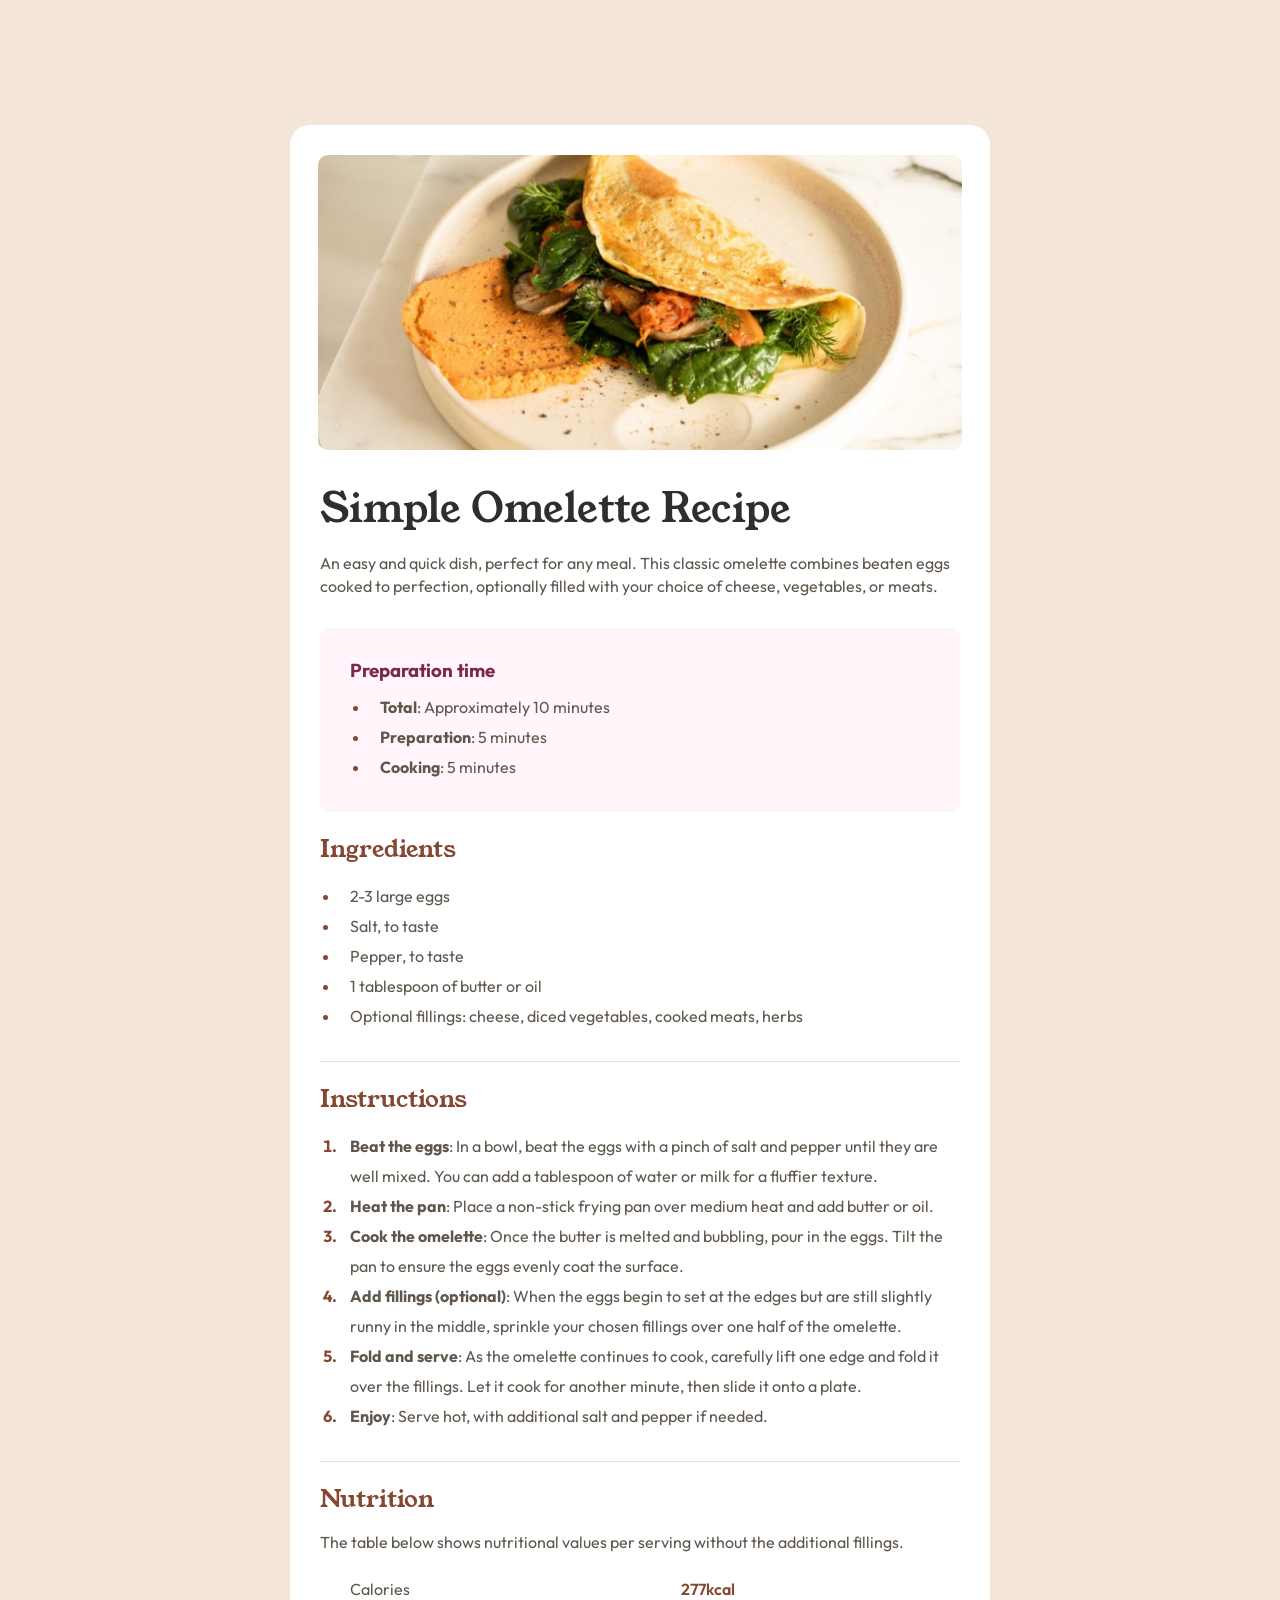
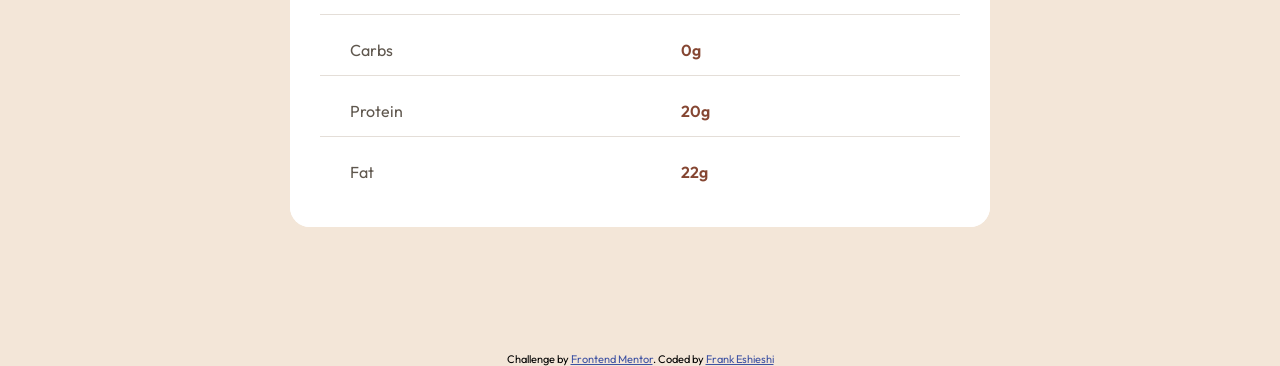
<file: index.html>
<!DOCTYPE html>
<html lang="en">
<head>
  <meta charset="UTF-8">
  <meta name="viewport" content="width=device-width, initial-scale=1.0"> <!-- displays site properly based on user's device -->

  <link rel="icon" type="image/png" sizes="32x32" href="./assets/images/favicon-32x32.png">
  <link rel="stylesheet" href="index.css">
  
  <title>Frontend Mentor | Recipe page</title>

  <!-- Feel free to remove these styles or customise in your own stylesheet 👍 -->
  <style>
    .attribution { font-size: 11px; text-align: center; }
    .attribution a { color: hsl(228, 45%, 44%); }
  </style>
</head>

<body>
  <main>
    <div class="imgDiv"><img src="assets/images/image-omelette.jpeg" alt="food"></div>
    <div class="mainDiv">
      <div>
        <h1>Simple Omelette Recipe</h1>
        <p>An easy and quick dish, perfect for any meal. This classic omelette combines beaten eggs cooked 
      to perfection, optionally filled with your choice of cheese, vegetables, or meats.</p>
      </div>
  
      <div id="prepTime">
        <h3>Preparation time</h3>
        <ul>
          <li><span>Total</span>: Approximately 10 minutes</li>
          <li><span>Preparation</span>: 5 minutes</li>
          <li><span>Cooking</span>: 5 minutes</li>
        </ul>
      </div>
  
      <div>
        <h2>Ingredients</h2>
        <ul>
          <li>2-3 large eggs</li>
          <li>Salt, to taste</li>
          <li>Pepper, to taste</li>
          <li>1 tablespoon of butter or oil</li>
          <li>Optional fillings: cheese, diced vegetables, cooked meats, herbs</li>
        </ul>
      </div>
  
      <div>
        <h2>Instructions</h2>
        <ol>
          <li><span>Beat the eggs</span>: In a bowl, beat the eggs with a pinch of salt and pepper until they are well mixed. 
            You can add a tablespoon of water or milk for a fluffier texture.</li>
          <li><span>Heat the pan</span>: Place a non-stick frying pan over medium heat and add butter or oil.</li>
          <li><span>Cook the omelette</span>: Once the butter is melted and bubbling, pour in the eggs. Tilt the pan to ensure 
            the eggs evenly coat the surface.</li>
          <li><span>Add fillings (optional)</span>: When the eggs begin to set at the edges but are still slightly runny in the 
            middle, sprinkle your chosen fillings over one half of the omelette.</li>
          <li><span>Fold and serve</span>: As the omelette continues to cook, carefully lift one edge and fold it over the 
            fillings. Let it cook for another minute, then slide it onto a plate.</li>
          <li><span>Enjoy</span>: Serve hot, with additional salt and pepper if needed.</li>
        </ol>
      </div>
  
      <div id="nutri">
        <h2>Nutrition</h2>
  
        <p>The table below shows nutritional values per serving without the additional fillings.</p>
        <table>
          <tr>
            <td>Calories</td>
            <td>277kcal</td>
          </tr>
          <tr>
            <td>Carbs</td>
            <td>0g</td>
          </tr>
          <tr>
            <td>Protein</td>
            <td>20g</td>
          </tr>
          <tr id="lastCell">
            <td>Fat</td>
            <td>22g</td>
          </tr>
        </table>
      </div>
    </div>
  </main>
  
  <footer>
    <div class="attribution">
      Challenge by <a href="https://www.frontendmentor.io?ref=challenge" target="_blank">Frontend Mentor</a>. 
      Coded by <a href="https://github.com/Fr1nk5sh" target="_blank">Frank Eshieshi</a>
    </div>
  </footer>
</body>
</html>
</file>
<file: index.css>
@import url('https://fonts.googleapis.com/css2?family=Inter:ital,opsz,wght@0,14..32,100..900;1,14..32,100..900&family=Young+Serif&display=swap');

@import url('https://fonts.googleapis.com/css2?family=Inter:ital,opsz,wght@0,14..32,100..900;1,14..32,100..900&family=Outfit:wght@100..900&family=Young+Serif&display=swap');

* {
    margin: 0;
    padding: 0;
    box-sizing: border-box;
}

:root {
    /* COLORS */
--White: hsl(0, 0%, 100%);
--Stone-100: hsl(30, 54%, 90%);
--Stone-150: hsl(30, 18%, 87%);
--Stone-600: hsl(30, 10%, 34%);
--Stone-900: hsl(24, 5%, 18%);
--Brown-800: hsl(14, 45%, 36%);
--Rose-800: hsl(332, 51%, 32%);
--Rose-50: hsl(330, 100%, 98%);

    /* FONT-WEIGHT */
--FONTWEIGHT-1: 400;
--FONTWEIGHT-2: 600;
--FONTWEIGHT-3: 700;

--PADDING: 30px;
}

body {
    display: flex;
    align-items: center;
    flex-direction: column;
    font-family: 'outfit';
    background-color: var(--Stone-100);
}

main {
    background-color: var(--White);
    display: flex;
    flex-direction: column;
    align-items: center;
    min-width: 300px;
}

.mainDiv {
    flex-grow: 1;
    padding: var(--PADDING);
    padding-top: 0px;
    /* margin: 100px; */
    background-color: var(--White);
    /* border-radius: 20px; */
}

.mainDiv > div {
    padding-bottom: var(--PADDING);
}

img {
    display: block;
    margin: 0px;
    width: 100%;
    height: 100%;
}

h1, h2 {
    font-family: 'Young Serif';
    font-weight: var(--FONTWEIGHT-1);
    margin: 20px 0px 15px 0px;
}

h1 {
    color: var(--Stone-900);
    font-size: 40px;
}

h2 {
    color: var(--Brown-800);
}

h3 {
    color: var(--Rose-800);
    margin-bottom: 10px;
}

p {
    color: var(--Stone-600);
    line-height: 23px;
    font-size: 16px;
}

td, li {
    color: var(--Stone-600);
    line-height: 30px;
    font-size: 16px;
}

span {
    font-weight: var(--FONTWEIGHT-3);
}

#prepTime {
    padding: var(--PADDING);
    background-color: var(--Rose-50);
    border-radius: 10px;
}

:where(#prepTime ~ div) {
    border-bottom: 1px solid var(--Stone-150);
}

::marker {
    color: var(--Brown-800);
    font-family: 'outfit';
    font-weight: var(--FONTWEIGHT-3);
}

ul, ol {
    padding-left: 20px;
}

li {
    padding-left: 10px;
}

table {
    width: 100%;
}

table, tr, td {
    border-collapse: collapse;
    padding: 20px 0px 10px 30px;
}

td:nth-child(even) {
    color: var(--Brown-800);
    font-weight: 600;
}

.prepTime ~ div, tr {
    border-bottom: 1px solid var(--Stone-150);
}

#nutri, #lastCell {
    border: none;
    padding: 0;
}

@media screen and (min-width: 375px) {
    main {
        max-width: 700px;
        margin: 125px auto;
        border-radius: 20px;
    }
    .imgDiv {
        width: 92%;
        margin: 30px 0px 10px;
    }
    img {
        border-radius: 10px;
    }
    .mainDiv {
        border-radius: inherit;
    }
}
</file>
